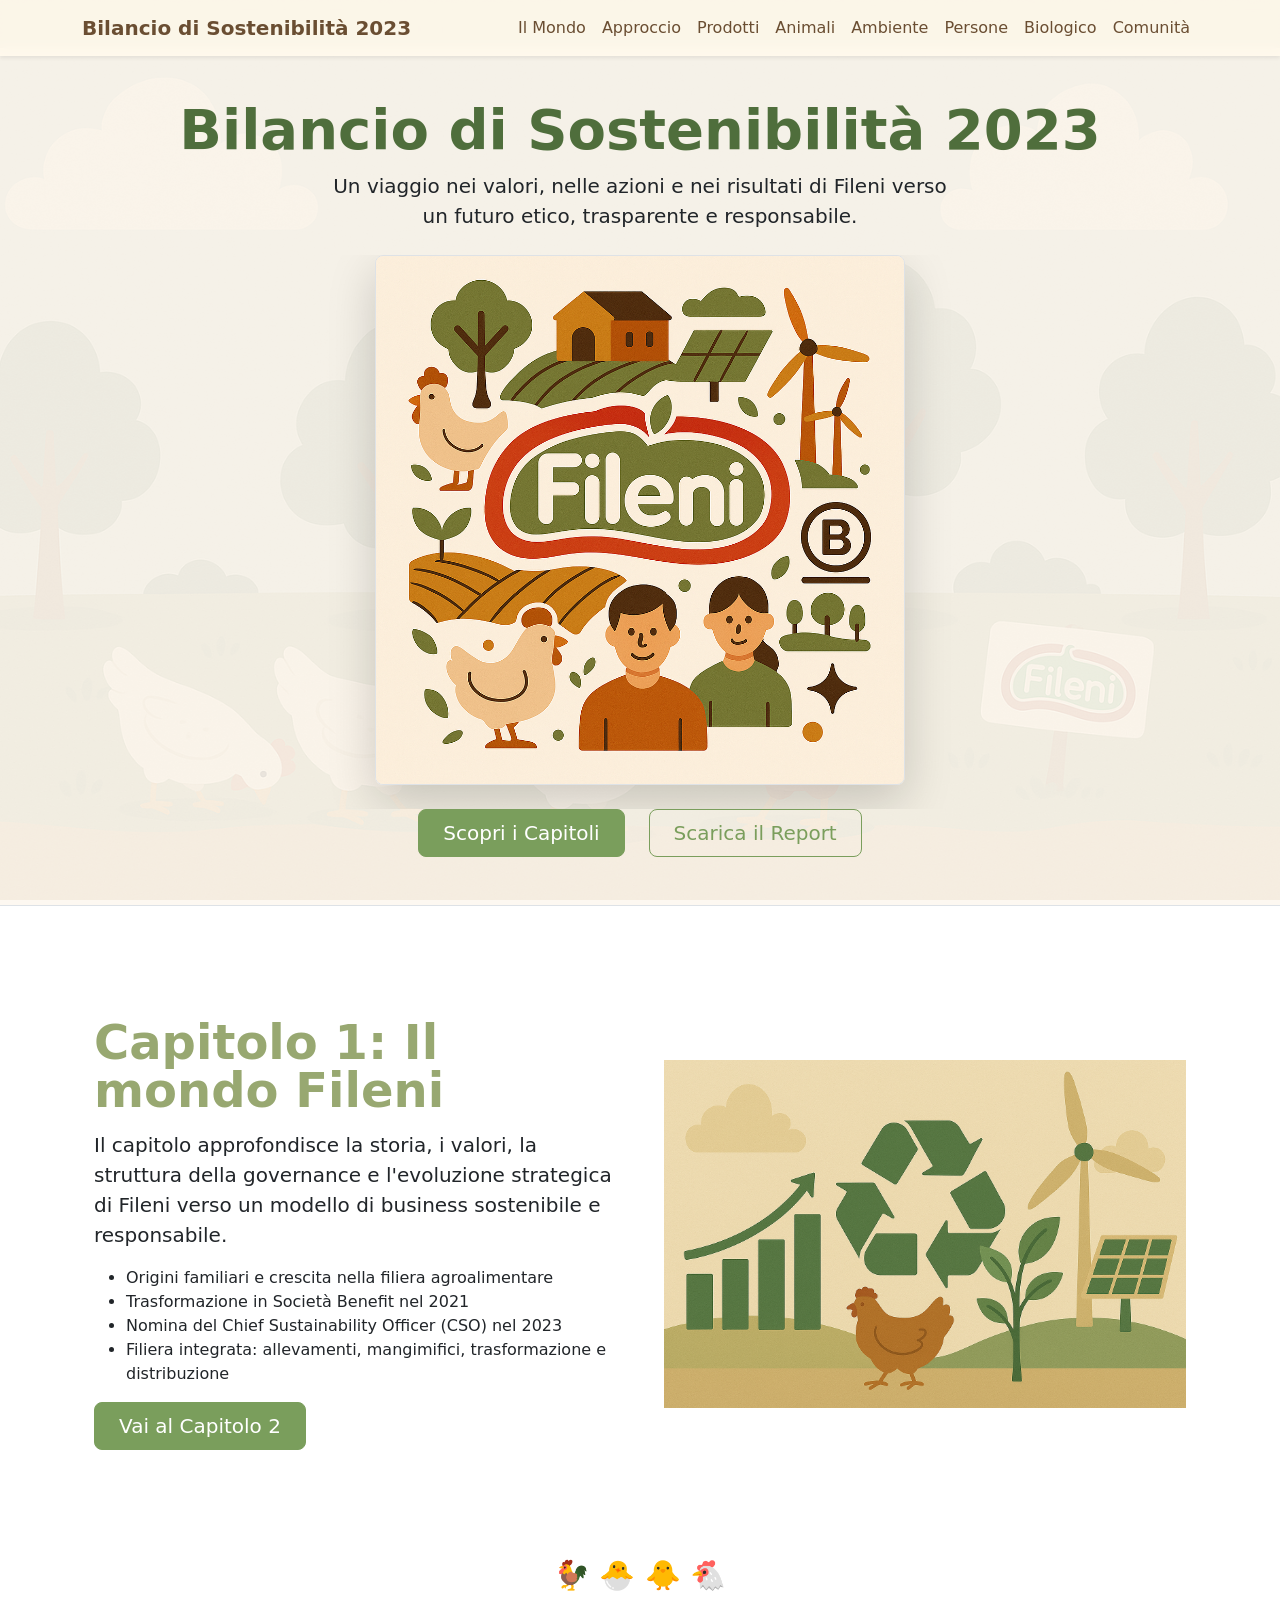
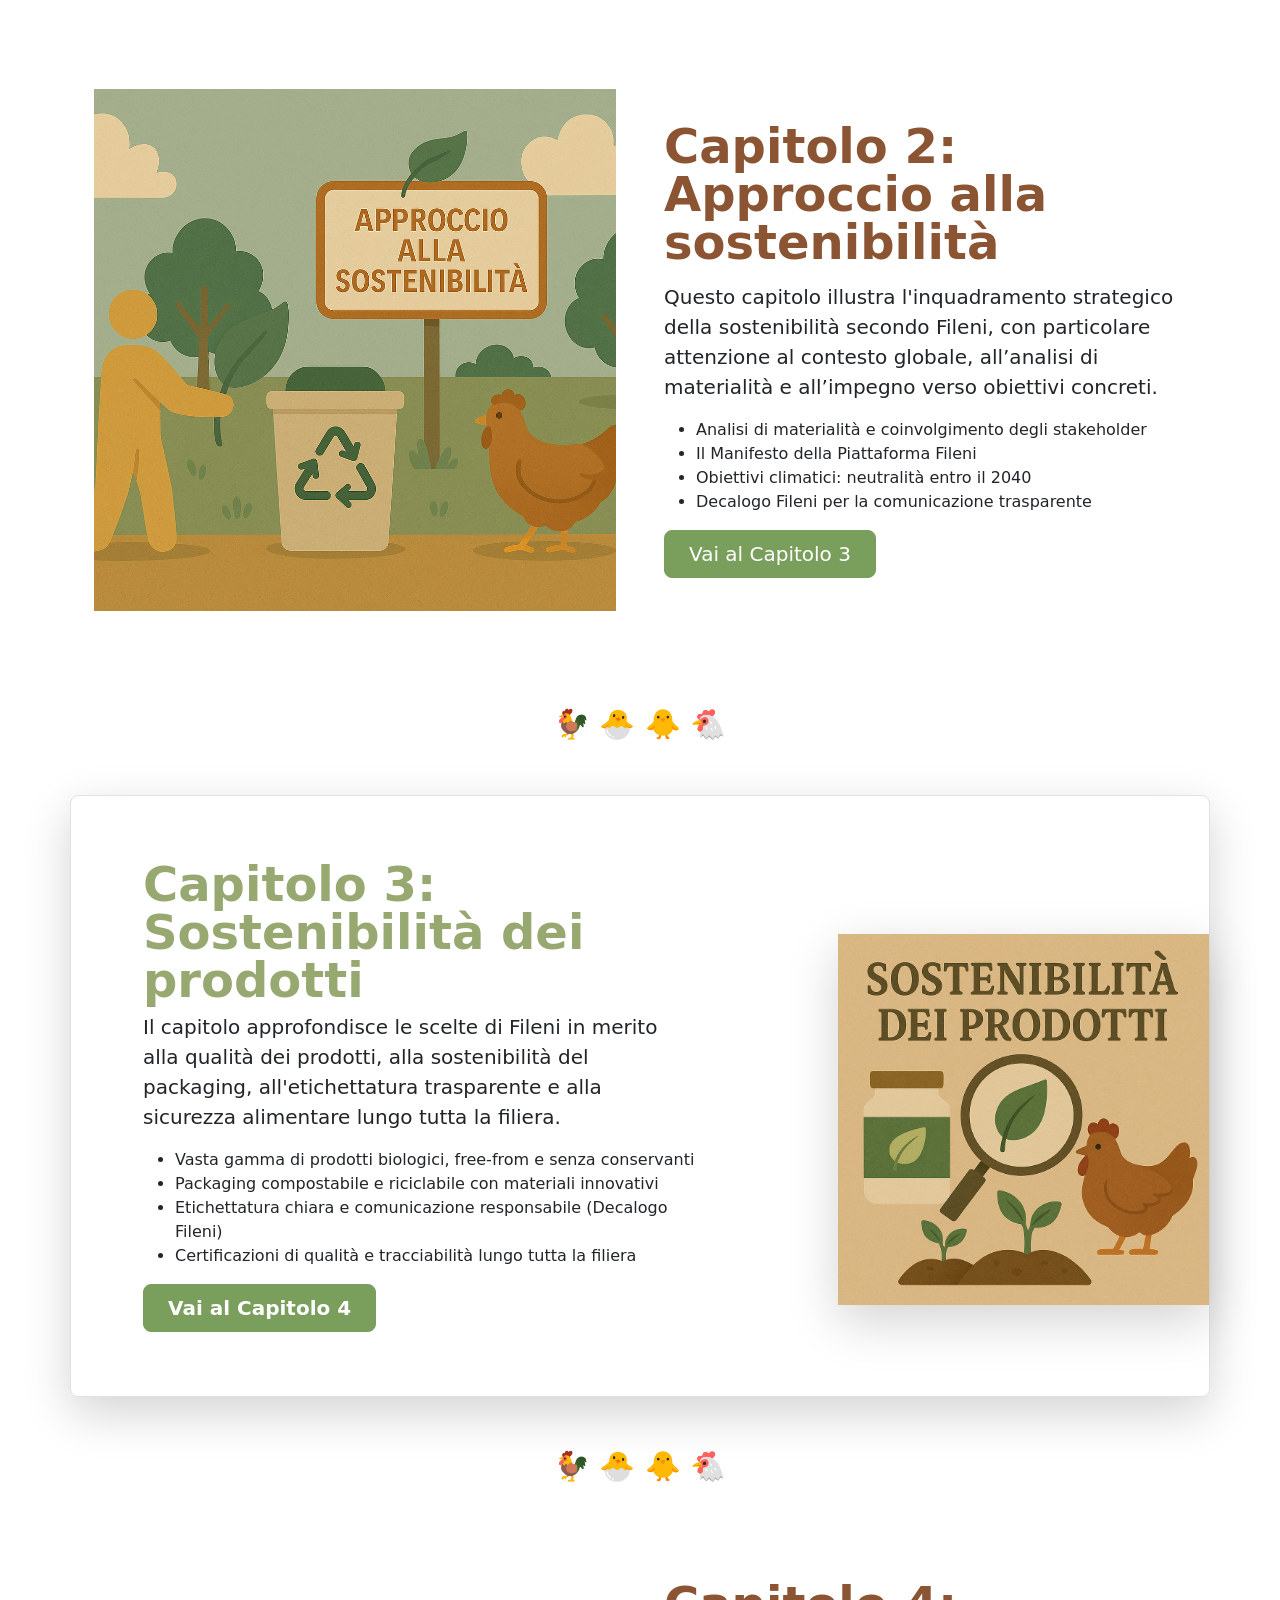
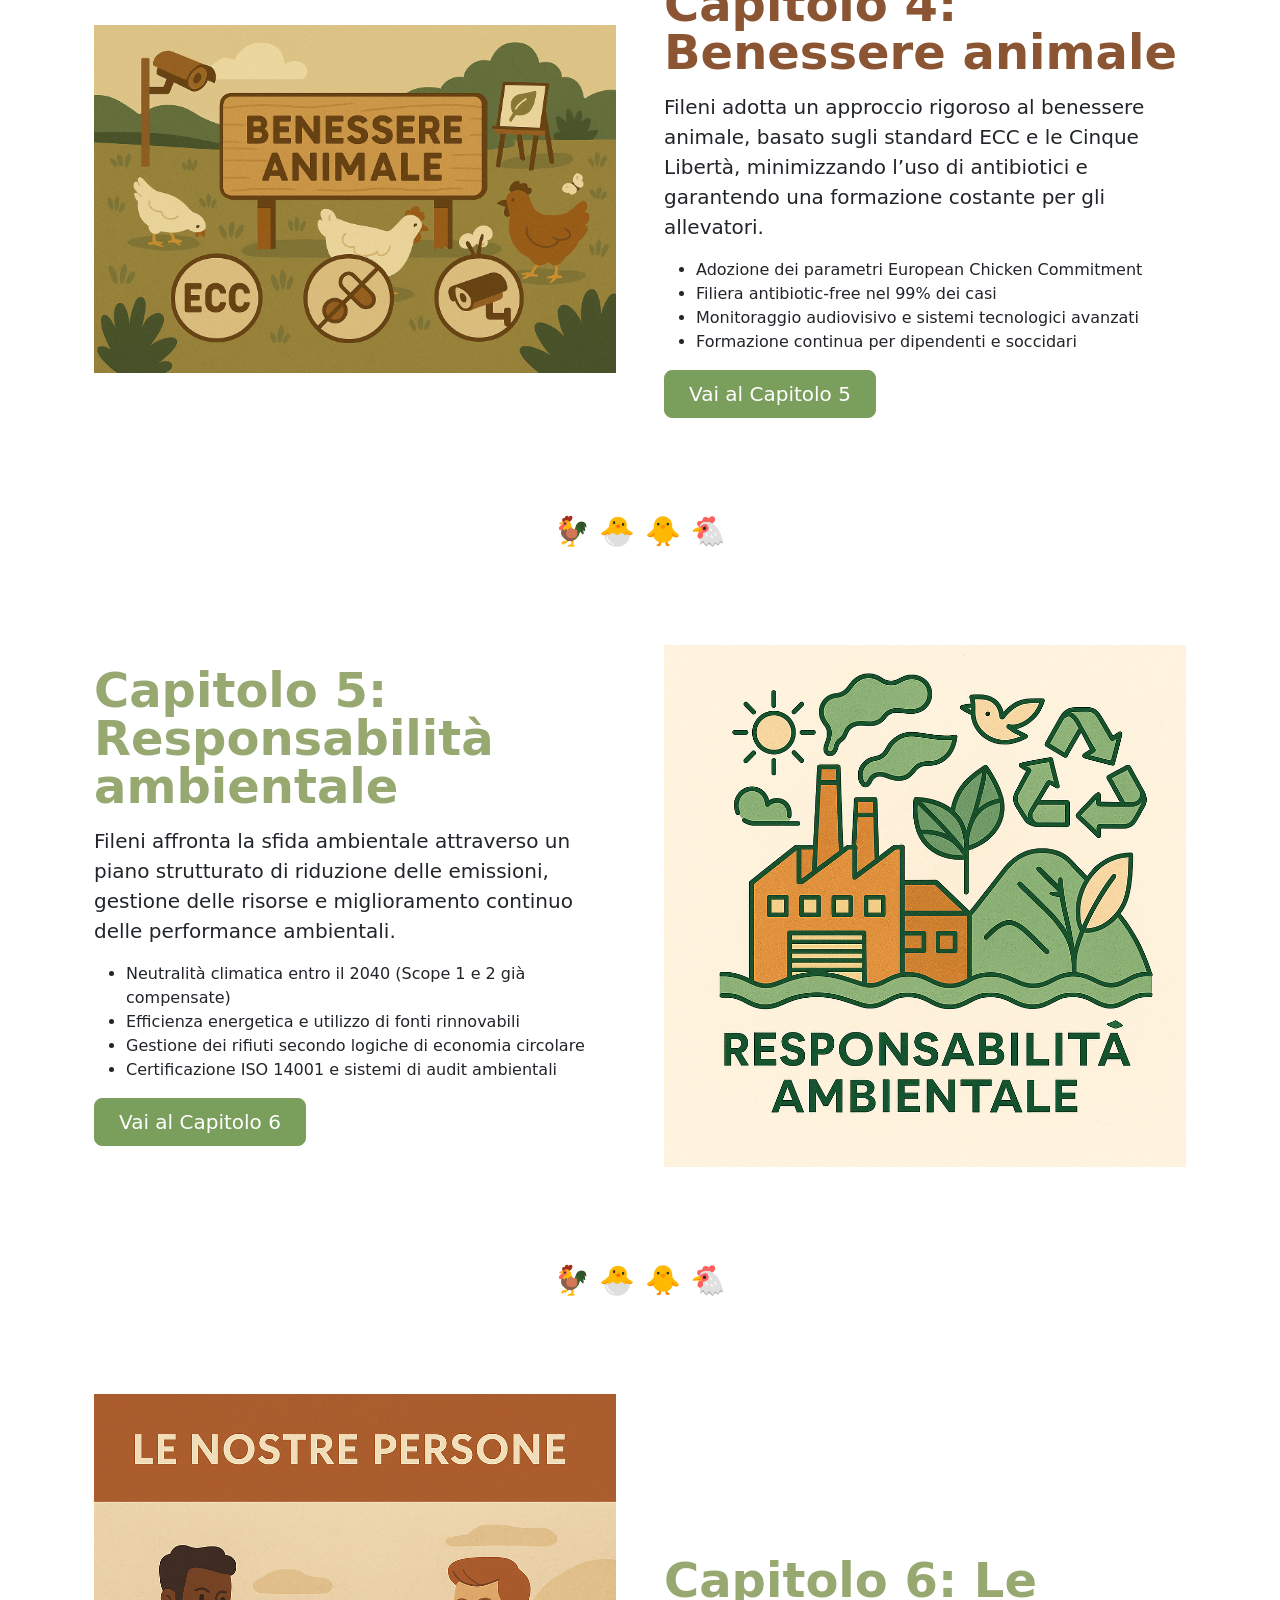
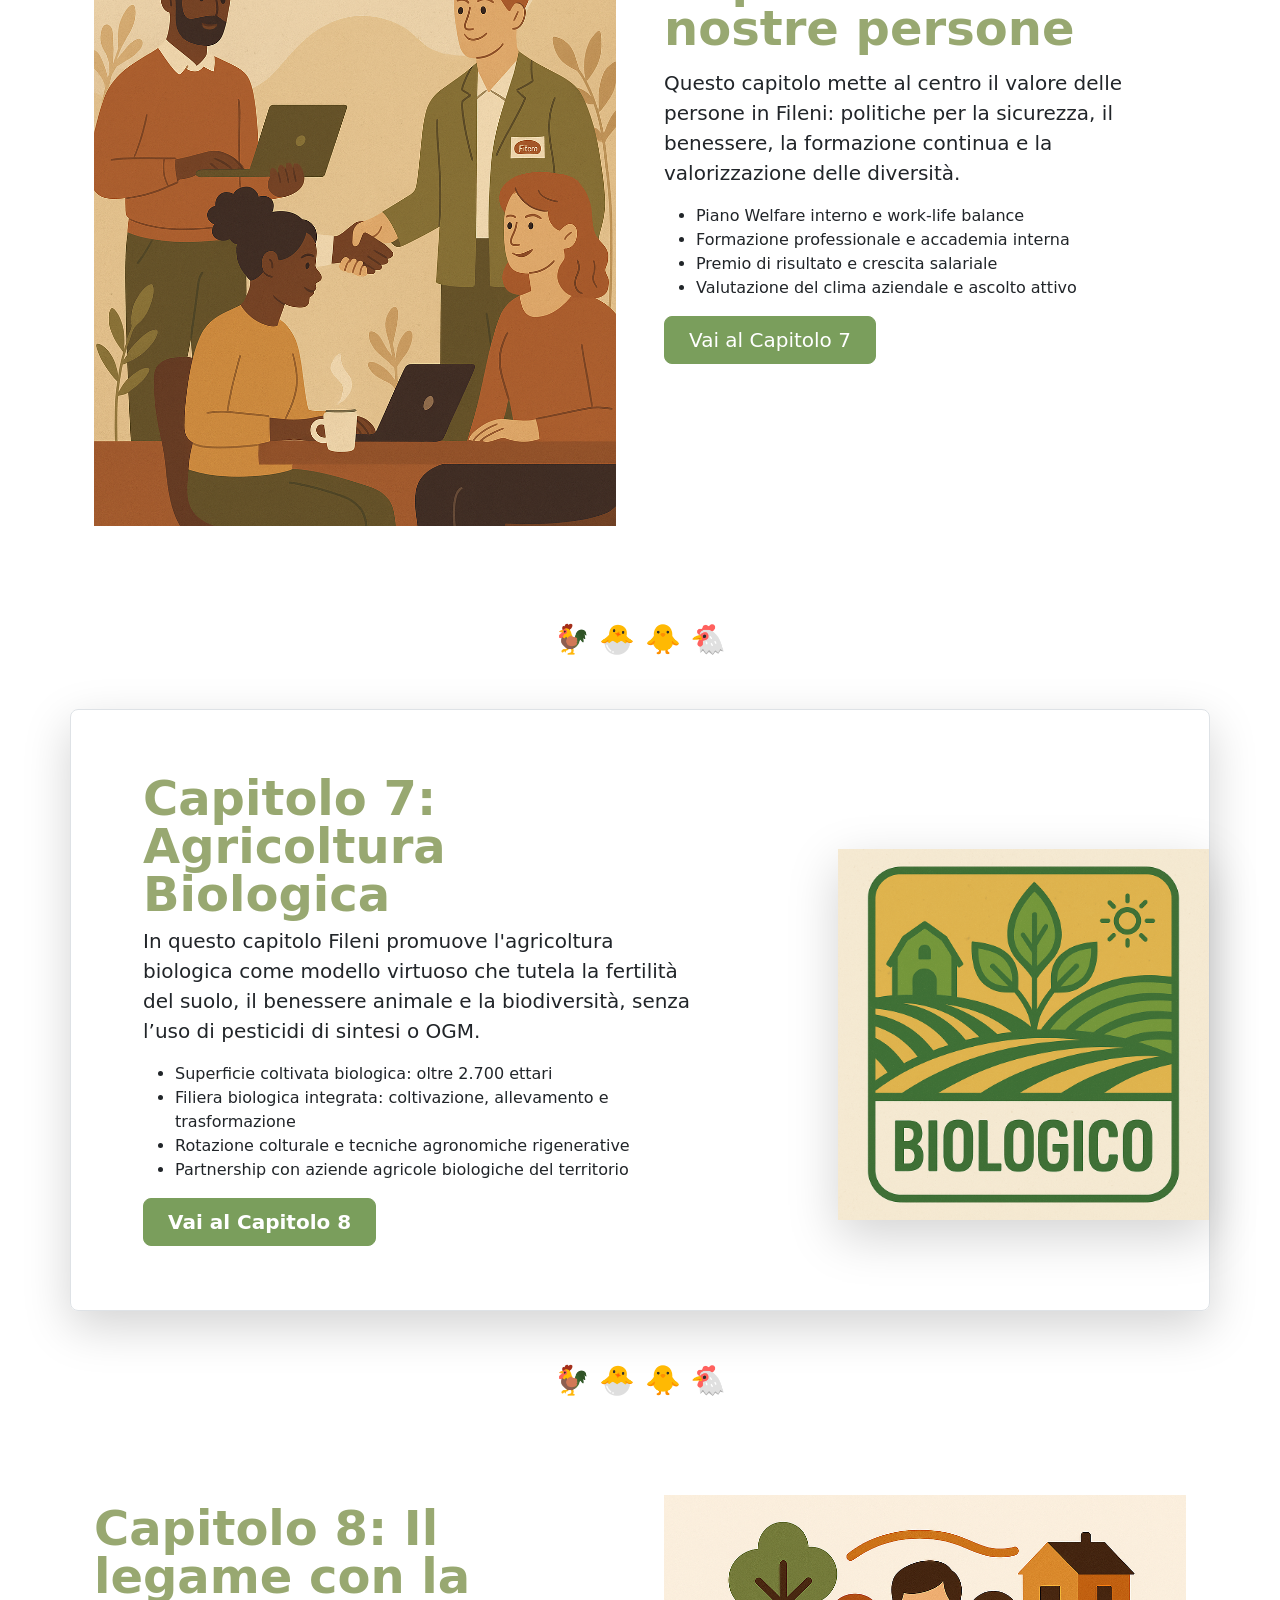
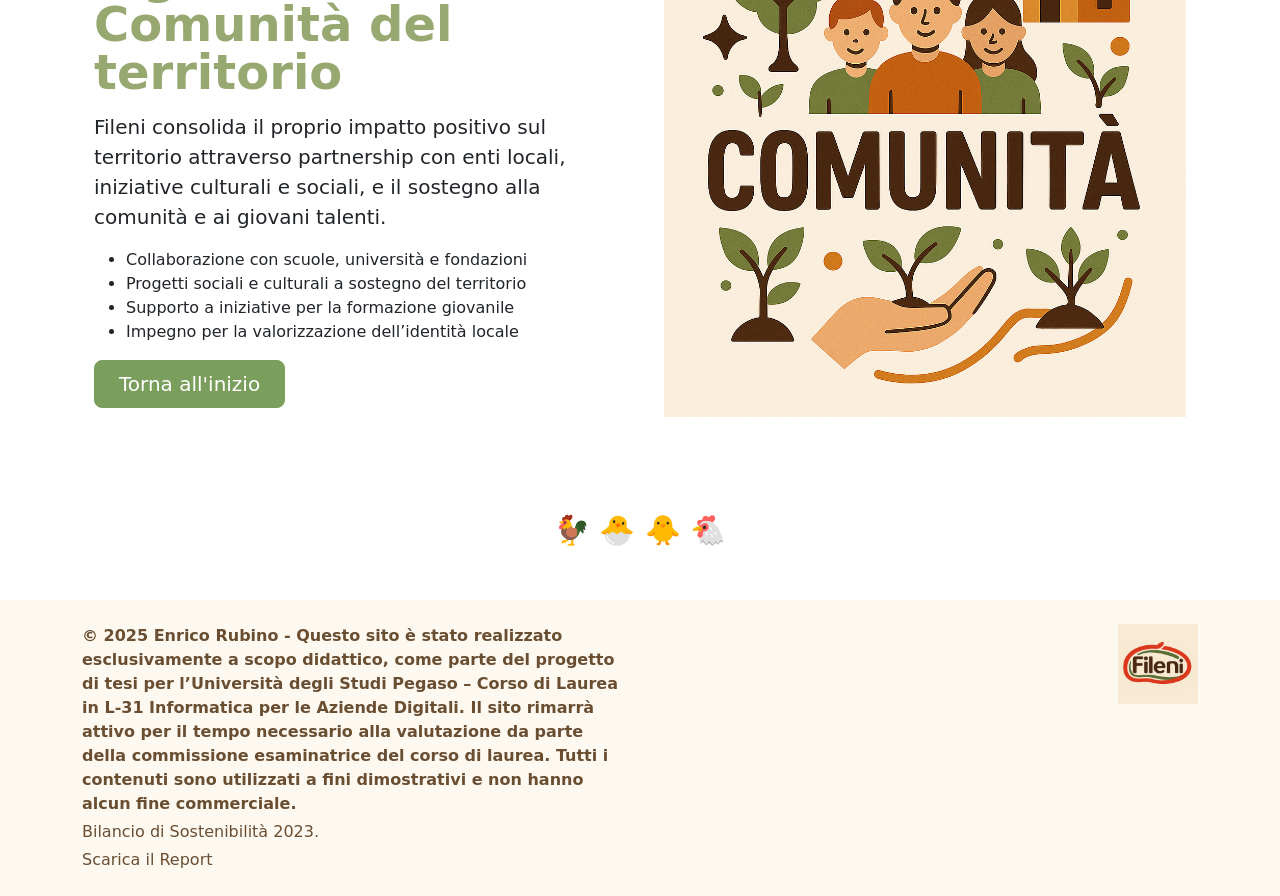
<file: index.html>
<!DOCTYPE html>
<!-- Documento HTML versione 5, definisce il tipo di documento e abilita funzionalità HTML5 -->
<html lang="it">
<!-- Elemento radice del documento, attributo lang indica la lingua italiana per screen reader e SEO -->
<head>
 <!-- Sezione metadati non visualizzata direttamente, necessaria per configurazione pagina -->
  <meta charset="UTF-8">
   <!-- Charset UTF-8 per supportare caratteri internazionali emozioni, simboli -->
  <meta name="viewport" content="width=device-width, initial-scale=1.0">
  <!-- Viewport responsivo: width=device-width imposta la larghezza del viewport pari a quella del dispositivo, initial-scale=1.0 imposta zoom iniziale -->
  <title>Bilancio di Sostenibilità Fileni 2023</title>
  <!-- Collegamento al css esterno -->
  <link rel="stylesheet" href="stile.css">
  <!-- Titolo che appare nella tab del browser e nei preferiti -->
  <link rel="icon" type="image/x-icon" href="img/favicon.ico">
      <!-- Icona del sito (favicon) mostrata nella tab del browser -->
  <link href="https://cdn.jsdelivr.net/npm/bootstrap@5.3.2/dist/css/bootstrap.min.css" rel="stylesheet">
  <!-- Bootstrap CSS: framework front-end per griglia, componenti e utilità responsive -->
</head>
<body>
<!-- ======== NAVBAR ======== -->
<nav class="navbar navbar-expand-lg navbar-light shadow-sm fixed-top">
  <div class="container">
    <a class="navbar-brand fw-bold" href="#">Bilancio di Sostenibilità 2023</a>
	 <!-- Bottone toggler per dispositivi mobili, data-bs-target punta all'id del menu collapsible -->
    <button class="navbar-toggler" type="button" data-bs-toggle="collapse" data-bs-target="#navbarNav">
      <span class="navbar-toggler-icon"></span>
    </button>
    <div class="collapse navbar-collapse" id="navbarNav">
      <ul class="navbar-nav ms-auto">
	  <!-- Link di navigazione interni tramite ancora agli id delle sezioni -->
        <li class="nav-item"><a class="nav-link" href="#cap1">Il Mondo</a></li>
        <li class="nav-item"><a class="nav-link" href="#cap2">Approccio</a></li>
        <li class="nav-item"><a class="nav-link" href="#cap3">Prodotti</a></li>
        <li class="nav-item"><a class="nav-link" href="#cap4">Animali</a></li>
        <li class="nav-item"><a class="nav-link" href="#cap5">Ambiente</a></li>
        <li class="nav-item"><a class="nav-link" href="#cap6">Persone</a></li>
        <li class="nav-item"><a class="nav-link" href="#cap7">Biologico</a></li>
        <li class="nav-item"><a class="nav-link" href="#cap8">Comunità</a></li>
      </ul>
    </div>
  </div>
</nav>

<!-- ======== SEZIONI ======== -->
<div class="px-4 pt-5 my-5 text-center border-bottom" style="background-color: rgba(253, 248, 240, 0.9);">
  <h1 class="display-4 fw-bold " style="color: #4f6e3c;">Bilancio di Sostenibilità 2023</h1>
  <div class="col-lg-6 mx-auto">
    <p class="lead mb-4" >Un viaggio nei valori, nelle azioni e nei risultati di Fileni verso un futuro etico, trasparente e responsabile.</p>
  </div>
   <!-- Contenitore immagine con overflow hidden per limiti di altezza -->
 <div class="overflow-hidden" style="max-height: 80vh;">
  <div class="container px-5">
   <!-- Attributo loading="lazy" per caricamento ritardato dell'immagine -->
    <img src="img/logo-fileni-completo.png" class="img-fluid border rounded-3 shadow-lg mb-4" alt="Logo Fileni" width="530" height="auto" loading="lazy">
  </div>
</div>
<!-- Pulsanti CTA: Call To Action buttons che guidano l'utente verso un'azione principale -->
  <div class="d-grid gap-2 d-sm-flex justify-content-sm-center mb-5">
      <a href="#cap1" class="btn btn-success btn-lg px-4 me-sm-3" style="background-color: #7a9e5c; border-color: #7a9e5c;">Scopri i Capitoli</a>
      <a href="https://github.com/djrem89/pegasopw/raw/main/Fileni-Report-2023.pdf" class="btn btn-outline-success btn-lg px-4" style="color: #7a9e5c; border-color: #7a9e5c;"target="_blank">Scarica il Report</a>
    </div>
</div>


<!-- Sezioni Capitoli Placeholder -->
<!-- Sezione Capitolo 1: Il mondo Fileni -->
<div style="width: 100%; background-color: rgba(255, 255, 255, 0.85);">
<div class="container col-xxl-12 px-4 py-3" id="cap1" style="background-color: rgba(255, 255, 255, 0.85);">
  <div class="row flex-lg-row-reverse align-items-center g-5 py-5">
    <div class="col-10 col-sm-8 col-lg-6">
	  <!-- Immagine capitolo con animazione di Bootstrap (d-block, img-fluid) -->
      <img src="img/cap1.png" class="d-block mx-lg-auto img-fluid" alt="Bootstrap Themes" width="700" height="500" loading="lazy">
    </div>
    <div class="col-lg-6">
      <h1 class="display-5 fw-bold lh-1 mb-3" style="color: #98a871;">Capitolo 1: Il mondo Fileni</h1>
      <p class="lead">Il capitolo approfondisce la storia, i valori, la struttura della governance e l'evoluzione strategica di Fileni verso un modello di business sostenibile e responsabile.</p>
	  <!-- Lista puntata per evidenziare punti chiave -->
      <ul>
        <li>Origini familiari e crescita nella filiera agroalimentare</li>
        <li>Trasformazione in Società Benefit nel 2021</li>
        <li>Nomina del Chief Sustainability Officer (CSO) nel 2023</li>
        <li>Filiera integrata: allevamenti, mangimifici, trasformazione e distribuzione</li>
      </ul>
	   <!-- Pulsanti per navigazione interna -->
      <div class="d-grid gap-2 d-md-flex justify-content-md-start">
        <a href="#cap2" class="btn btn-success btn-lg px-4 me-md-2" style="background-color: #7a9e5c; border-color: #7a9e5c;">Vai al Capitolo 2</a>
      </div>
    </div>
  </div>
</div>
</div>
 <!-- SEPARATORE GRAFICO -->
<div class="b-example-divider"></div>
<!-- Sezione Capitolo 2: Approccio alla sostenibilità --> 
<div style="width: 100%; background-color: rgba(255, 255, 255, 0.85);">
<div class="container col-xxl-12 px-4 py-1" id="cap2" style="background-color: rgba(255, 255, 255, 0.85);">
  <div class="row flex-lg-row-reverse align-items-center g-5 py-5">
    <div class="col-lg-6">
      <h1 class="display-5 fw-bold lh-1 mb-3" style="color: #8b5432;">Capitolo 2: Approccio alla sostenibilità</h1>
      <p class="lead">Questo capitolo illustra l'inquadramento strategico della sostenibilità secondo Fileni, con particolare attenzione al contesto globale, all’analisi di materialità e all’impegno verso obiettivi concreti.</p>
      <ul>
	   <!-- Lista puntata per evidenziare punti chiave -->
        <li>Analisi di materialità e coinvolgimento degli stakeholder</li>
        <li>Il Manifesto della Piattaforma Fileni</li>
        <li>Obiettivi climatici: neutralità entro il 2040</li>
        <li>Decalogo Fileni per la comunicazione trasparente</li>
      </ul>
	  <!-- Pulsanti per navigazione interna -->
      <div class="d-grid gap-2 d-md-flex justify-content-md-start">
        <a href="#cap3" class="btn btn-success btn-lg px-4 me-md-2" style="background-color: #7a9e5c; border-color: #7a9e5c;">Vai al Capitolo 3</a>
      </div>
    </div>
    <div class="col-10 col-sm-8 col-lg-6">
	 <!-- Immagine capitolo con animazione di Bootstrap (d-block, img-fluid) -->
      <img src="img/cap2.png" class="d-block mx-lg-auto img-fluid" alt="Bootstrap Themes" width="700" height="500" loading="lazy">
    </div>
  </div>
</div>
</div>
<!-- SEPARATORE GRAFICO -->
<div class="b-example-divider"></div>
<!-- Sezione Capitolo 3: Sostenibilità dei prodotti --> 
<div style="width: 100%; background-color: rgba(255, 255, 255, 0.85);">
<div class="container my-5 w-100" id="cap3" style="background-color: rgba(255, 255, 255, 0.85);">
  <div class="row p-4 pb-0 pe-lg-0 pt-lg-5 align-items-center rounded-3 border shadow-lg">
    <div class="col-lg-7 p-3 p-lg-5 pt-lg-3">
      <h1 class="display-5 fw-bold lh-1" style="color: #98a871;">Capitolo 3: Sostenibilità dei prodotti</h1>
      <p class="lead">Il capitolo approfondisce le scelte di Fileni in merito alla qualità dei prodotti, alla sostenibilità del packaging, all'etichettatura trasparente e alla sicurezza alimentare lungo tutta la filiera.</p>
      <ul>
	  <!-- Lista puntata per evidenziare punti chiave -->
        <li>Vasta gamma di prodotti biologici, free-from e senza conservanti</li>
        <li>Packaging compostabile e riciclabile con materiali innovativi</li>
        <li>Etichettatura chiara e comunicazione responsabile (Decalogo Fileni)</li>
        <li>Certificazioni di qualità e tracciabilità lungo tutta la filiera</li>
      </ul>
	   <!-- Pulsanti per navigazione interna -->
      <div class="d-grid gap-2 d-md-flex justify-content-md-start mb-4 mb-lg-3">
        <a href="#cap4" class="btn btn-success btn-lg px-4 me-md-2 fw-bold" style="background-color: #7a9e5c; border-color: #7a9e5c;">Vai al Capitolo 4</a>
      </div>
    </div>
    <div class="col-lg-4 offset-lg-1 p-0 shadow-lg">
	<!-- Immagine capitolo con animazione di Bootstrap (d-block, img-fluid) -->
      <img class="rounded-lg-3 img-fluid" src="img/cap3.png" alt="Capitolo 3" style="width: 100%; height: auto;">
    </div>
  </div>
</div>
</div>
<!-- SEPARATORE GRAFICO -->
<div class="b-example-divider"></div>
<!-- Sezione Capitolo 4: Benessere animale -->
<div style="width: 100%; background-color: rgba(255, 255, 255, 0.85);">
<div class="container col-xxl-12 px-4 py-1" id="cap4" style="background-color: rgba(255, 255, 255, 0.85);">
  <div class="row flex-lg-row-reverse align-items-center g-5 py-5">
    <div class="col-lg-6">
      <h1 class="display-5 fw-bold lh-1 mb-3" style="color: #8b5432;">Capitolo 4: Benessere animale</h1>
      <p class="lead">Fileni adotta un approccio rigoroso al benessere animale, basato sugli standard ECC e le Cinque Libertà, minimizzando l’uso di antibiotici e garantendo una formazione costante per gli allevatori.</p>
      <ul>
	  <!-- Lista puntata per evidenziare punti chiave -->
        <li>Adozione dei parametri European Chicken Commitment</li>
        <li>Filiera antibiotic-free nel 99% dei casi</li>
        <li>Monitoraggio audiovisivo e sistemi tecnologici avanzati</li>
        <li>Formazione continua per dipendenti e soccidari</li>
      </ul>
	  <!-- Pulsanti per navigazione interna -->
      <div class="d-grid gap-2 d-md-flex justify-content-md-start">
        <a href="#cap5" class="btn btn-success btn-lg px-4 me-md-2" style="background-color: #7a9e5c; border-color: #7a9e5c;">Vai al Capitolo 5</a>
        
      </div>
    </div>
    <div class="col-10 col-sm-8 col-lg-6">
	<!-- Immagine capitolo con animazione di Bootstrap (d-block, img-fluid) -->
      <img src="img/cap4.png" class="d-block mx-lg-auto img-fluid" alt="Benessere animale" width="700" height="500" loading="lazy">
    </div>
  </div>
</div>
</div>
<!-- SEPARATORE GRAFICO -->
<div class="b-example-divider"></div>
<!-- Sezione Capitolo 5: Responsabilità ambientale -->
<div style="width: 100%; background-color: rgba(255, 255, 255, 0.85);">
<div class="container col-xxl-12 px-4 py-1" id="cap5" style="background-color: rgba(255, 255, 255, 0.85);">
  <div class="row flex-lg-row-reverse align-items-center g-5 py-5">
    <div class="col-10 col-sm-8 col-lg-6">
	<!-- Immagine capitolo con animazione di Bootstrap (d-block, img-fluid) -->
      <img src="img/cap5.png" class="d-block mx-lg-auto img-fluid" alt="Responsabilità ambientale" width="700" height="500" loading="lazy">
    </div>
    <div class="col-lg-6">
      <h1 class="display-5 fw-bold lh-1 mb-3" style="color: #98a871;">Capitolo 5: Responsabilità ambientale</h1>
      <p class="lead">Fileni affronta la sfida ambientale attraverso un piano strutturato di riduzione delle emissioni, gestione delle risorse e miglioramento continuo delle performance ambientali.</p>
      <ul>
	    <!-- Lista puntata per evidenziare punti chiave -->
        <li>Neutralità climatica entro il 2040 (Scope 1 e 2 già compensate)</li>
        <li>Efficienza energetica e utilizzo di fonti rinnovabili</li>
        <li>Gestione dei rifiuti secondo logiche di economia circolare</li>
        <li>Certificazione ISO 14001 e sistemi di audit ambientali</li>
      </ul>
	   <!-- Pulsanti per navigazione interna -->
      <div class="d-grid gap-2 d-md-flex justify-content-md-start">
        <a href="#cap6" class="btn btn-success btn-lg px-4 me-md-2" style="background-color: #7a9e5c; border-color: #7a9e5c;">Vai al Capitolo 6</a>
      </div>
    </div>
  </div>
</div>
</div>
<!-- SEPARATORE GRAFICO -->
<div class="b-example-divider"></div>
<!-- Sezione Capitolo 6: Le nostre persone -->
<div style="width: 100%; background-color: rgba(255, 255, 255, 0.85);">
<div class="container col-xxl-12 px-4 py-1" id="cap6" style="background-color: rgba(255, 255, 255, 0.85);">
  <div class="row flex-lg-row-reverse align-items-center g-5 py-5">
    <div class="col-lg-6">
      <h1 class="display-5 fw-bold lh-1 mb-3" style="color: #98a871;">Capitolo 6: Le nostre persone</h1>
      <p class="lead">Questo capitolo mette al centro il valore delle persone in Fileni: politiche per la sicurezza, il benessere, la formazione continua e la valorizzazione delle diversità.</p>
      <ul>
	   <!-- Lista puntata per evidenziare punti chiave -->
        <li>Piano Welfare interno e work-life balance</li>
        <li>Formazione professionale e accademia interna</li>
        <li>Premio di risultato e crescita salariale</li>
        <li>Valutazione del clima aziendale e ascolto attivo</li>
      </ul>
	   <!-- Pulsanti per navigazione interna -->
      <div class="d-grid gap-2 d-md-flex justify-content-md-start">
        <a href="#cap7" class="btn btn-success btn-lg px-4 me-md-2" style="background-color: #7a9e5c; border-color: #7a9e5c;">Vai al Capitolo 7</a>
      </div>
    </div>
    <div class="col-10 col-sm-8 col-lg-6">
	<!-- Immagine capitolo con animazione di Bootstrap (d-block, img-fluid) -->
      <img src="img/cap6.png" class="d-block mx-lg-auto img-fluid" alt="Le nostre persone" width="700" height="500" loading="lazy">
    </div>
  </div>
</div>
</div>
<!-- SEPARATORE GRAFICO -->
<div class="b-example-divider"></div>
<!-- Sezione Capitolo 7: Agricoltura Biologica -->
<div style="width: 100%; background-color: rgba(255, 255, 255, 0.85);">
<div class="container my-5 w-100" id="cap7" style="background-color: rgba(255, 255, 255, 0.85);">
  <div class="row p-4 pb-0 pe-lg-0 pt-lg-5 align-items-center rounded-3 border shadow-lg">
    <div class="col-lg-7 p-3 p-lg-5 pt-lg-3">
      <h1 class="display-5 fw-bold lh-1" style="color: #98a871;">Capitolo 7: Agricoltura Biologica</h1>
      <p class="lead">In questo capitolo Fileni promuove l'agricoltura biologica come modello virtuoso che tutela la fertilità del suolo, il benessere animale e la biodiversità, senza l’uso di pesticidi di sintesi o OGM.</p>
      <ul>
	  <!-- Lista puntata per evidenziare punti chiave -->
      <li>Superficie coltivata biologica: oltre 2.700 ettari</li>
        <li>Filiera biologica integrata: coltivazione, allevamento e trasformazione</li>
        <li>Rotazione colturale e tecniche agronomiche rigenerative</li>
        <li>Partnership con aziende agricole biologiche del territorio</li>
      </ul>
	  <!-- Pulsanti per navigazione interna -->
       <div class="d-grid gap-2 d-md-flex justify-content-md-start mb-4 mb-lg-3">
        <a href="#cap8" class="btn btn-success btn-lg px-4 me-md-2 fw-bold" style="background-color: #7a9e5c; border-color: #7a9e5c;">Vai al Capitolo 8</a>
      </div>
    </div>
    <div class="col-lg-4 offset-lg-1 p-0 shadow-lg">
	<!-- Immagine capitolo con animazione di Bootstrap (d-block, img-fluid) -->
      <img class="rounded-lg-3 img-fluid" src="img/cap7.png" alt="Biologico" style="width: 100%; height: auto;">
    </div>
  </div>
</div>
</div>
<!-- SEPARATORE GRAFICO -->
<div class="b-example-divider"></div>
<!-- Sezione Capitolo 8: Il legame con la Comunità del territorio -->
<div style="width: 100%; background-color: rgba(255, 255, 255, 0.85);">
<div class="container col-xxl-12 px-4 py-1" id="cap8" style="background-color: rgba(255, 255, 255, 0.85);">
  <div class="row flex-lg-row-reverse align-items-center g-5 py-5">
    <div class="col-10 col-sm-8 col-lg-6">
	<!-- Immagine capitolo con animazione di Bootstrap (d-block, img-fluid) -->
      <img src="img/cap8.png" class="d-block mx-lg-auto img-fluid" alt="Comunità" width="700" height="500" loading="lazy">
    </div>
    <div class="col-lg-6">
      <h1 class="display-5 fw-bold lh-1 mb-3" style="color: #98a871;">Capitolo 8: Il legame con la Comunità del territorio</h1>
      <p class="lead">Fileni consolida il proprio impatto positivo sul territorio attraverso partnership con enti locali, iniziative culturali e sociali, e il sostegno alla comunità e ai giovani talenti.</p>
      <ul>
	  <!-- Lista puntata per evidenziare punti chiave -->
         <li>Collaborazione con scuole, università e fondazioni</li>
        <li>Progetti sociali e culturali a sostegno del territorio</li>
        <li>Supporto a iniziative per la formazione giovanile</li>
        <li>Impegno per la valorizzazione dell’identità locale</li>
      </ul>
	  <!-- Pulsanti per navigazione interna -->
      <div class="d-grid gap-2 d-md-flex justify-content-md-start">
        <a href="#" class="btn btn-success btn-lg px-4 me-md-2" style="background-color: #7a9e5c; border-color: #7a9e5c;">Torna all'inizio</a>
      </div>
    </div>
  </div>
</div>
</div>
<!-- SEPARATORE GRAFICO -->
<div class="b-example-divider"></div>
<!-- ======== FOOTER ======== -->
<footer class="text-center py-4 mt-5" style="background-color: rgba(253, 248, 240, 0.95); color: #6a4e32;">
  <div class="container">
    <div class="row">
      <div class="col-md-6 text-start">
	   <!-- Testo legale con ampiezza e peso personalizzati -->
        <p class="mb-1 fw-bold">&copy; 2025 Enrico Rubino - Questo sito è stato realizzato esclusivamente a scopo didattico, come parte del progetto di tesi per l’Università degli Studi Pegaso – Corso di Laurea in L-31 Informatica per le Aziende Digitali. Il sito rimarrà attivo per il tempo necessario alla valutazione da parte della commissione esaminatrice del corso di laurea. Tutti i contenuti sono utilizzati a fini dimostrativi e non hanno alcun fine commerciale.</p>
        <p class="mb-1">Bilancio di Sostenibilità 2023.</p>
      <a href="https://github.com/djrem89/pegasopw/raw/main/Fileni-Report-2023.pdf" class="me-3 text-decoration-none" style="color: #6a4e32;"target="_blank">Scarica il Report</a>
	  </div>
	  
      <div class="col-md-6 text-end">
	  <!-- Logo piccolo con dimensione fissa in altezza -->
        <img src="img/logo-fileni-small.png" alt="Logo Fileni" style="height: 80px;">
      </div>
    </div>
  </div>
</footer>


<!-- ======== BOTTONE TORNA SU ======== -->
<button id="btnTop" onclick="scrollToTop()">Top</button>
 <!-- Bootstrap JS Bundle: include Popper e componenti JS di Bootstrap -->
<script src="https://cdn.jsdelivr.net/npm/bootstrap@5.3.2/dist/js/bootstrap.bundle.min.js"></script>
<script>
 // Riferimento DOM al bottone torna su
  const btnTop = document.getElementById("btnTop");
   // Evento scroll su finestra: mostra o nasconde il bottone in base alla posizione
  window.onscroll = function () {
    btnTop.style.display = document.documentElement.scrollTop > 300 ? "block" : "none";
  };
   // Funzione per effettuare scroll fluido verso l'inizio della pagina
  function scrollToTop() {
    window.scrollTo({ top: 0, behavior: "smooth" });
  }
</script>
</body>
</html>
</file>
<file: stile.css>
/* ======== STILI GLOBALE ======== */
     body {
      background: url('img/sfondo.png') no-repeat center center fixed;  /* Immagine di sfondo fissa su tutta la pagina (no-scroll) */
      background-size: cover;  /* Scala l'immagine per coprire completamente l'area */
      color: #3d3d3d; /* Colore testo principale per leggibilità su sfondo chiaro */
	   
    }
	 /* ======== SEZIONI ======== */
    .hero {
      background-color: rgba(253, 248, 240, 0.85);  /* Semitrasparenza per effetto layering sull'immagine di sfondo */
      padding: 4rem 2rem; /* Spaziatura interna verticale/orizzontale */
      text-align: center; /* Centra testo orizzontalmente */
    }
    .hero h1 {
      font-size: 3rem; /* Dimensione titolo prominente */
      font-weight: bold;
    }
    .hero p {
      font-size: 1.2rem; /* Dimensione paragrafo leggermente più grande per leggibilità */
    }
	  /* ======== NAVBAR ======== */
    .navbar {
      background-color: #fff9ed;  /* Sfondo semitrasparente con blur per effetto moderno */
     background-color: rgba(255, 249, 237, 0.95);
	  backdrop-filter: blur(5px); /* Applica una leggera sfocatura (5px) agli elementi retrostanti per aumentare il contrasto e il senso di profondità */
	}
    .navbar-brand, .nav-link {
      color: #6a4e32 !important; /* Forza colore testo per link e brand */
    }
	.nav-link:hover {
      color: #98a871 !important; /* Cambio colore al passaggio del mouse */
	  text-decoration: underline; /* Sottolinea link hover */
	}

	 /* ======== TITOLI E SEZIONI ======== */
	
    h2 {
      color: #98a871; /* Colore distintivo per sottotitoli */
    }
    section {
      background-color: rgba(255, 255, 255, 0.85);
      border-radius: 10px; /* Arrotonda angoli sezione */
      padding: 2rem; /* Spaziatura interna uniforme */
      margin-bottom: 2rem; /* Spazio inferiore tra sezioni */
    }
	/* ======== BOTTONE "TORNA SU" ======== */
    #btnTop {
      position: fixed; /* Posizionato in modo fisso rispetto alla finestra */
      bottom: 40px;
      right: 20px;
      display: none; /* Nasconde di default fino a scroll > 300px */
      background-color: #6a4e32;
      color: white;
      border: none;
      padding: 10px 15px;
      border-radius: 5px;
      cursor: pointer; /* Elemento cliccabile */
      z-index: 1000; /* Al di sopra degli altri elementi */
    }
	 /* ======== SEPARATORE GRAFICO ======== */
    .b-example-divider {
    text-align: center;
    margin: 2.5rem 0;
    position: relative;
  }
  .b-example-divider::before {
    content: "🐓 🐣 🐥 🐔";
    font-size: 1.8rem;
    color: #98a871;
  }
</file>
